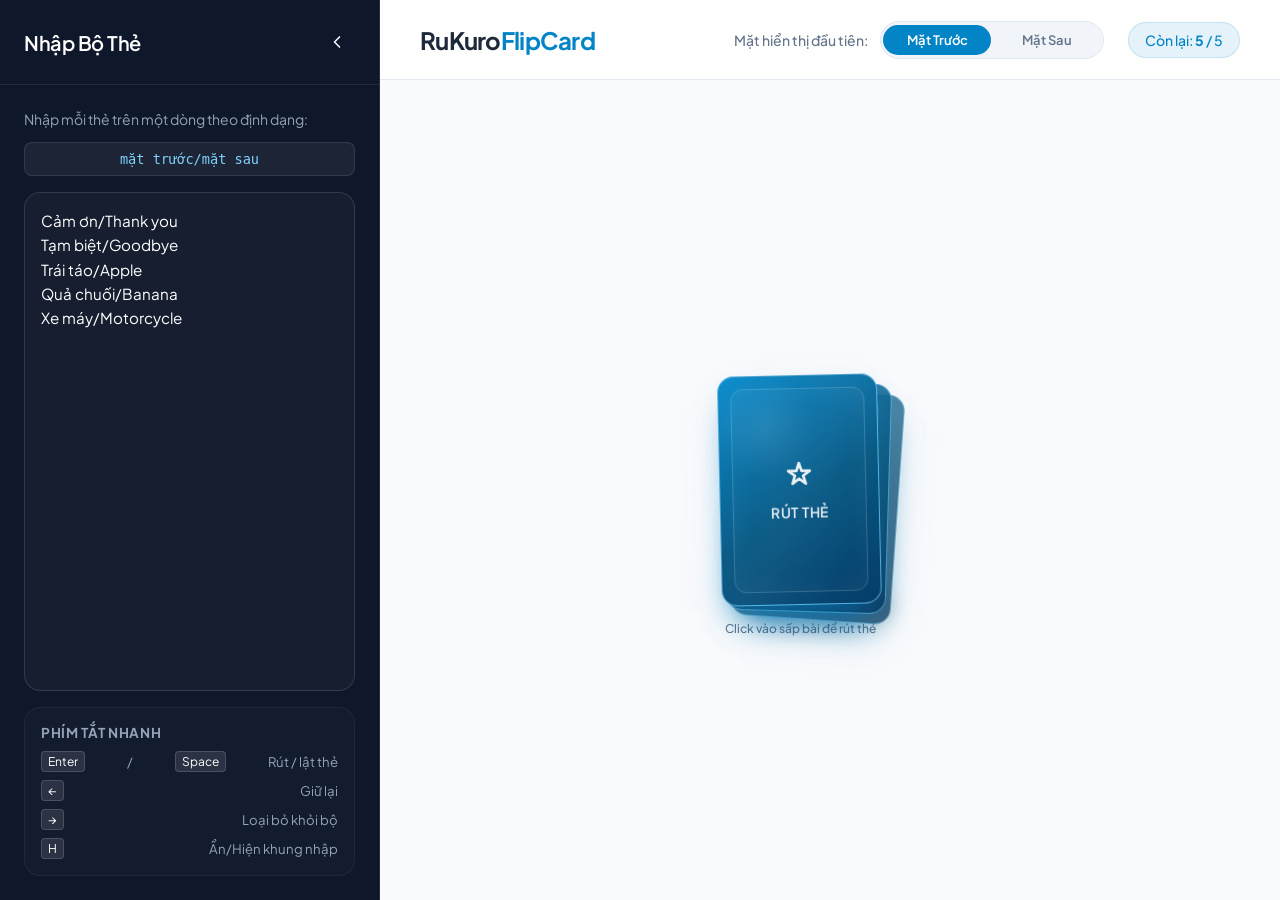
<file: index.html>
<!DOCTYPE html>
<html lang="vi">
<head>
  <meta charset="UTF-8">
  <meta name="viewport" content="width=device-width, initial-scale=1.0">
  <title>RuKuroFlipCard - Bộ Thẻ Ngẫu Nhiên</title>
  <!-- Google Fonts -->
  <link rel="preconnect" href="https://fonts.googleapis.com">
  <link rel="preconnect" href="https://fonts.gstatic.com" crossorigin>
  <link href="https://fonts.googleapis.com/css2?family=Outfit:wght@300;400;500;600;700&family=Plus+Jakarta+Sans:wght@300;400;500;600;700&display=swap" rel="stylesheet">
  <!-- Stylesheet -->
  <link rel="stylesheet" href="styles.css">
</head>
<body>
  <div class="app-container">
    <!-- Sidebar / Input Panel -->
    <aside class="sidebar" id="sidebar">
      <div class="sidebar-header">
        <h2>Nhập Bộ Thẻ</h2>
        <button class="icon-btn toggle-sidebar-btn" id="hide-sidebar-btn" title="Ẩn khung nhập (H)">
          <svg xmlns="http://www.w3.org/2000/svg" width="20" height="20" viewBox="0 0 24 24" fill="none" stroke="currentColor" stroke-width="2" stroke-linecap="round" stroke-linejoin="round">
            <path class="icon-desktop" d="m15 18-6-6 6-6"/>
            <path class="icon-mobile" d="M18 6L6 18M6 6l12 12" style="display: none;"/>
          </svg>
        </button>
      </div>
      
      <div class="sidebar-content">
        <p class="input-desc">Nhập mỗi thẻ trên một dòng theo định dạng:</p>
        <div class="format-badge">mặt trước/mặt sau</div>
        
        <textarea id="card-input" placeholder="Ví dụ:
Cảm ơn/Thank you
Tạm biệt/Goodbye" spellcheck="false"></textarea>

        <div class="instructions-panel">
          <h3>Phím tắt nhanh</h3>
          <ul>
            <li><kbd>Enter</kbd> / <kbd>Space</kbd> Rút / lật thẻ</li>
            <li><kbd>←</kbd> Giữ lại</li>
            <li><kbd>→</kbd> Loại bỏ khỏi bộ</li>
            <li><kbd>H</kbd> Ẩn/Hiện khung nhập</li>
          </ul>
        </div>
      </div>
    </aside>

    <!-- Main Workspace -->
    <main class="main-content">
      <!-- Show sidebar button (visible when sidebar is hidden) -->
      <button class="show-sidebar-btn hidden" id="show-sidebar-btn" title="Hiện khung nhập (H)">
        <svg xmlns="http://www.w3.org/2000/svg" width="20" height="20" viewBox="0 0 24 24" fill="none" stroke="currentColor" stroke-width="2" stroke-linecap="round" stroke-linejoin="round"><rect width="18" height="18" x="3" y="3" rx="2" ry="2"/><line x1="9" x2="9" y1="3" y2="21"/></svg>
        Nhập thẻ
      </button>

      <!-- Top Dashboard Panel -->
      <header class="dashboard">
        <div class="dashboard-logo">
          <h1>RuKuro<span>FlipCard</span></h1>
        </div>

        <div class="dashboard-controls">
          <!-- Toggle Initial Face -->
          <div class="toggle-group">
            <span class="toggle-label">Mặt hiển thị đầu tiên:</span>
            <div class="switch-button">
              <input class="switch-button-checkbox" type="checkbox" id="initial-face-toggle">
              <label class="switch-button-label" for="initial-face-toggle">
                <span class="switch-button-label-span">Mặt Trước</span>
              </label>
            </div>
          </div>

          <!-- Counter Stats -->
          <div class="stats-badge">
            Còn lại: <strong id="remaining-count">0</strong> / <span id="total-count">0</span>
          </div>
        </div>
      </header>

      <!-- Arena / Board Workspace -->
      <div class="arena">
        <!-- Center Notification Toast -->
        <div class="toast-container" id="toast-container"></div>

        <!-- Play Zone -->
        <div class="play-zone">
          <!-- Left Pile (Deck visual) -->
          <div class="deck-pile-container">
            <div class="deck-pile" id="deck-pile" title="Sấp thẻ">
              <div class="deck-card deck-card-3"></div>
              <div class="deck-card deck-card-2"></div>
              <div class="deck-card deck-card-1">
                <div class="deck-card-inner">
                  <div class="deck-card-face">
                    <svg xmlns="http://www.w3.org/2000/svg" width="32" height="32" viewBox="0 0 24 24" fill="none" stroke="currentColor" stroke-width="2" stroke-linecap="round" stroke-linejoin="round"><path d="m12 3-1.912 5.886H3.882l5.056 3.674L7.022 18.45 12 14.778l4.978 3.671-1.916-5.89 5.056-3.674h-6.206L12 3z"/></svg>
                    <span id="deck-card-label">Rút thẻ</span>
                  </div>
                </div>
              </div>
            </div>
            <p class="pile-help">Click vào sấp bài để rút thẻ</p>
          </div>

          <!-- Drop Slot & Active Card Slot -->
          <div class="card-slot-container">
            <div class="card-slot" id="card-slot">
              <!-- Placeholder helper before drawing -->
              <div class="slot-placeholder" id="slot-placeholder">
                <svg xmlns="http://www.w3.org/2000/svg" width="48" height="48" viewBox="0 0 24 24" fill="none" stroke="currentColor" stroke-width="1.5" stroke-linecap="round" stroke-linejoin="round"><rect width="18" height="18" x="3" y="3" rx="2" ry="2"/><path d="M12 8v8"/><path d="M8 12h8"/></svg>
                <p>Thẻ sẽ xuất hiện ở đây</p>
              </div>

              <!-- Flip Card Component (Dynamically rendered/animated) -->
              <div class="flip-card hidden" id="active-card">
                <div class="flip-card-inner" id="active-card-inner">
                  <!-- Front Side -->
                  <div class="flip-card-front" id="card-front">
                    <div class="card-content-wrapper">
                      <span class="card-side-label">MẶT TRƯỚC</span>
                      <div class="card-text" id="card-front-text">Front Face</div>
                    </div>
                    <div class="card-tap-hint">Click để lật</div>
                  </div>
                  <!-- Back Side -->
                  <div class="flip-card-back" id="card-back">
                    <div class="card-content-wrapper">
                      <span class="card-side-label">MẶT SAU</span>
                      <div class="card-text" id="card-back-text">Back Face</div>
                    </div>
                    <div class="card-tap-hint">Click để lật</div>
                  </div>
                </div>
              </div>
            </div>
            
            <!-- Action buttons after draw -->
            <div class="action-buttons hidden" id="action-buttons">
              <button class="action-btn keep-btn" id="keep-btn" title="Phím tắt: Mũi tên trái (←)">
                <svg xmlns="http://www.w3.org/2000/svg" width="18" height="18" viewBox="0 0 24 24" fill="none" stroke="currentColor" stroke-width="2" stroke-linecap="round" stroke-linejoin="round"><path d="M19 21v-2a4 4 0 0 0-4-4H9a4 4 0 0 0-4 4v2"/><circle cx="12" cy="7" r="4"/></svg>
                Giữ lại (←)
              </button>
              <button class="action-btn remove-btn" id="remove-btn" title="Phím tắt: Mũi tên phải (→)">
                <svg xmlns="http://www.w3.org/2000/svg" width="18" height="18" viewBox="0 0 24 24" fill="none" stroke="currentColor" stroke-width="2" stroke-linecap="round" stroke-linejoin="round"><path d="M3 6h18"/><path d="M19 6v14c0 1-1 2-2 2H7c-1 0-2-1-2-2V6"/><path d="M8 6V4c0-1 1-2 2-2h4c1 0 2 1 2 2v2"/><line x1="10" x2="10" y1="11" y2="17"/><line x1="14" x2="14" y1="11" y2="17"/></svg>
                Loại bỏ (→)
              </button>
            </div>
          </div>
        </div>
      </div>
    </main>
  </div>

  <!-- ── Cinematic dark overlay (covers sidebar & UI during draw) ── -->
  <div id="gacha-overlay"></div>

  <!-- ── Luxury flying card – animated by JS during draw sequence ── -->
  <div id="gacha-fly-card">
    <div id="gacha-fly-inner">

      <!-- BACK FACE: deck-back mystery design shown during flight.
           After the user clicks to flip, #fly-mystery-layer hides
           and #fly-second-content appears in its place. -->
      <div id="gacha-fly-back">

        <div id="fly-mystery-layer">
          <div class="fly-corner tl"></div>
          <div class="fly-corner tr"></div>
          <div class="fly-corner bl"></div>
          <div class="fly-corner br"></div>
          <div class="fly-seal-ring"><span class="fly-seal-icon">⚝</span></div>
          <p class="fly-unknown-label">UNKNOWN</p>
          <p class="fly-mystery-stars">★★★★★</p>
        </div>

        <!-- Second-face card content (hidden until user flips) -->
        <div id="fly-second-content" hidden>
          <div class="fly-corner tl"></div>
          <div class="fly-corner tr"></div>
          <div class="fly-corner bl"></div>
          <div class="fly-corner br"></div>
          <span class="fly-face-label" id="fly-second-label">MẶT SAU</span>
          <div class="fly-face-text"  id="fly-second-text">—</div>
          <span class="fly-face-hint">Click để lật</span>
        </div>

      </div>

      <!-- FRONT FACE: first-face content, revealed after gacha flip -->
      <div id="gacha-fly-front">
        <div class="fly-corner tl"></div>
        <div class="fly-corner tr"></div>
        <div class="fly-corner bl"></div>
        <div class="fly-corner br"></div>
        <span class="fly-face-label" id="fly-first-label">MẶT TRƯỚC</span>
        <div class="fly-face-text"  id="fly-first-text">—</div>
        <span class="fly-face-hint">Click để lật</span>
      </div>

    </div>
  </div>

  <!-- Gacha: Motion Trail Canvas (behind everything during flight) -->
  <canvas id="trail-canvas"></canvas>
  <!-- Gacha: Particle Explosion Canvas (always on top during burst) -->
  <canvas id="particle-canvas"></canvas>
  <!-- Gacha: Full-screen white flash overlay -->
  <div id="flash-overlay"></div>

  <!-- Javascript Logic -->
  <script src="app.js"></script>
</body>
</html>
</file>
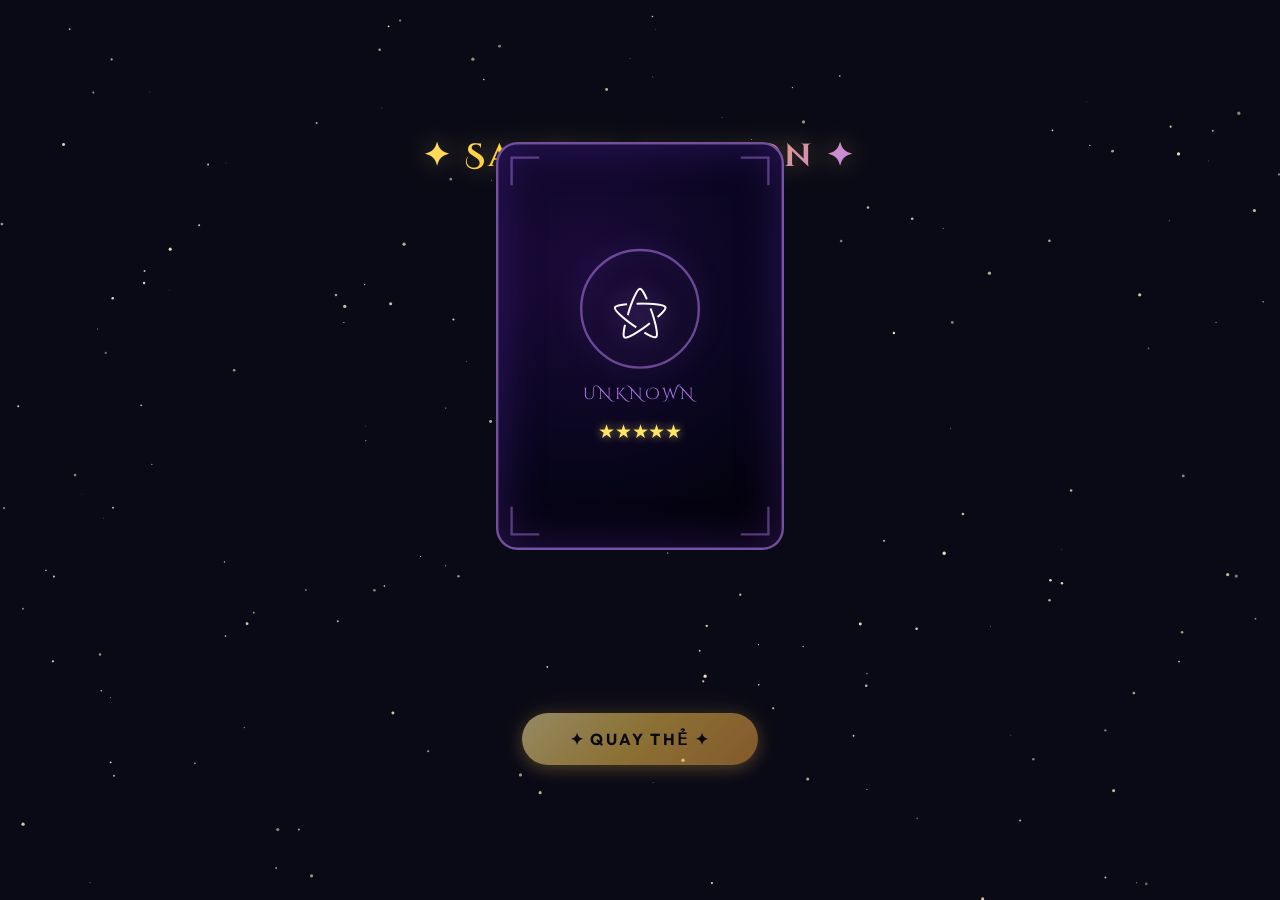
<file: gacha.html>
<!DOCTYPE html>
<html lang="vi">
<head>
  <meta charset="UTF-8">
  <meta name="viewport" content="width=device-width, initial-scale=1.0">
  <title>Gacha Summoning – RuKuroFlipCard</title>
  <link rel="preconnect" href="https://fonts.googleapis.com">
  <link href="https://fonts.googleapis.com/css2?family=Cinzel+Decorative:wght@700&family=Outfit:wght@300;400;600;700&display=swap" rel="stylesheet">
  <style>
    /* ============================================================
       BASE & RESET
    ============================================================ */
    *, *::before, *::after { box-sizing: border-box; margin: 0; padding: 0; }

    :root {
      --bg:          #0a0a16;
      --gold-1:      #ffe066;
      --gold-2:      #ffb300;
      --gold-3:      #ff8800;
      --purple-1:    #c084fc;
      --purple-2:    #7c3aed;
      --star-color:  #ffe566;
      --card-w:      240px;
      --card-h:      340px;
    }

    body {
      background: var(--bg);
      color: #fff;
      font-family: 'Outfit', sans-serif;
      min-height: 100vh;
      overflow: hidden;
      display: flex;
      flex-direction: column;
      align-items: center;
      justify-content: center;
      position: relative;
    }

    /* ============================================================
       AMBIENT BACKGROUND  – starfield layer
    ============================================================ */
    #bg-canvas {
      position: fixed;
      inset: 0;
      z-index: 0;
      pointer-events: none;
    }

    /* ============================================================
       SCREEN SHAKE WRAPPER
    ============================================================ */
    #scene {
      position: relative;
      z-index: 2;
      display: flex;
      flex-direction: column;
      align-items: center;
      gap: 48px;
    }

    #scene.shake {
      animation: screen-shake 0.35s cubic-bezier(.36,.07,.19,.97) both;
    }

    @keyframes screen-shake {
      10%, 90%  { transform: translate(-3px, 1px) rotate(-0.4deg); }
      20%, 80%  { transform: translate( 4px,-2px) rotate( 0.5deg); }
      30%, 50%, 70% { transform: translate(-5px, 2px) rotate(-0.3deg); }
      40%, 60%  { transform: translate( 5px,-1px) rotate( 0.3deg); }
      100%      { transform: translate(0, 0); }
    }

    /* ============================================================
       TITLE
    ============================================================ */
    .title {
      font-family: 'Cinzel Decorative', serif;
      font-size: clamp(1.2rem, 3vw, 2rem);
      letter-spacing: 0.1em;
      background: linear-gradient(135deg, var(--gold-1), var(--gold-2), var(--purple-1));
      -webkit-background-clip: text;
      -webkit-text-fill-color: transparent;
      background-clip: text;
      text-align: center;
      filter: drop-shadow(0 0 12px rgba(255,224,102,0.4));
      user-select: none;
    }

    /* ============================================================
       CARD STAGE  – perspective container
    ============================================================ */
    #card-stage {
      position: relative;
      width: var(--card-w);
      height: var(--card-h);
      perspective: 900px;
    }

    /* ============================================================
       CANVAS LAYERS  – behind and in-front of card
    ============================================================ */
    #trail-canvas, #particle-canvas {
      position: fixed;
      inset: 0;
      pointer-events: none;
      z-index: 1;
    }
    /* Particles always on top */
    #particle-canvas { z-index: 5; }

    /* ============================================================
       THE CARD  (3-D wrapper + front + back)
    ============================================================ */
    #card-wrapper {
      width: 100%;
      height: 100%;
      transform-style: preserve-3d;
      position: relative;
      /* Initial state: hidden, below viewport */
      opacity: 0;
      transform: translateY(200px) scale(0.5) rotateY(0deg);
      will-change: transform, opacity, filter;
      border-radius: 18px;
      /* Glow rings – revealed after landing */
      box-shadow: none;
      transition: box-shadow 0.6s ease;
    }

    #card-wrapper.glow {
      box-shadow:
        0  0  18px  4px rgba(255,224,102,0.7),
        0  0  45px 12px rgba(255,179,  0,0.5),
        0  0  90px 24px rgba(124, 58,237,0.3);
      animation: pulse-glow 1.8s ease-in-out infinite alternate;
    }

    @keyframes pulse-glow {
      from { box-shadow: 0  0  18px  4px rgba(255,224,102,0.7), 0  0  45px 12px rgba(255,179,0,0.5), 0 0 90px 24px rgba(124,58,237,0.3); }
      to   { box-shadow: 0  0  30px  8px rgba(255,224,102,1.0), 0  0  70px 20px rgba(255,179,0,0.8), 0 0 140px 40px rgba(124,58,237,0.5); }
    }

    /* -- BACK face (what you see before flip) -- */
    .card-face {
      position: absolute;
      inset: 0;
      border-radius: 18px;
      backface-visibility: hidden;
      -webkit-backface-visibility: hidden;
      display: flex;
      flex-direction: column;
      align-items: center;
      justify-content: center;
      gap: 12px;
      overflow: hidden;
      border: 2px solid transparent;
    }

    /* CARD BACK – mysterious dark face */
    #card-back {
      background:
        radial-gradient(circle at 30% 30%, #1a0a3a 0%, #07051a 60%, #000 100%);
      border-color: rgba(192,132,252,0.6);
      box-shadow: inset 0 0 40px rgba(124,58,237,0.3);
    }

    .back-seal {
      width: 100px;
      height: 100px;
      border: 2px solid rgba(192,132,252,0.5);
      border-radius: 50%;
      display: flex;
      align-items: center;
      justify-content: center;
      font-size: 3rem;
      animation: rotate-seal 6s linear infinite;
      filter: drop-shadow(0 0 10px rgba(192,132,252,0.7));
    }

    @keyframes rotate-seal {
      to { transform: rotate(360deg); }
    }

    .back-title {
      font-family: 'Cinzel Decorative', serif;
      font-size: 0.85rem;
      letter-spacing: 0.15em;
      color: rgba(192,132,252,0.9);
      text-transform: uppercase;
    }

    .back-stars {
      display: flex;
      gap: 4px;
      font-size: 1rem;
      color: var(--star-color);
      filter: drop-shadow(0 0 4px rgba(255,229,102,0.6));
    }

    /* Decorative corner ornaments */
    .corner {
      position: absolute;
      width: 24px;
      height: 24px;
      border-color: rgba(192,132,252,0.4);
      border-style: solid;
    }
    .corner.tl { top: 10px; left: 10px;  border-width: 2px 0 0 2px; }
    .corner.tr { top: 10px; right: 10px; border-width: 2px 2px 0 0; }
    .corner.bl { bottom: 10px; left: 10px;  border-width: 0 0 2px 2px; }
    .corner.br { bottom: 10px; right: 10px; border-width: 0 2px 2px 0; }

    /* CARD FRONT – SSR gold result */
    #card-front {
      transform: rotateY(180deg);
      background: linear-gradient(
        145deg,
        #1a1000 0%,
        #2d1a00 20%,
        #4a2800 40%,
        #1a1000 60%,
        #3d2000 80%,
        #0d0800 100%
      );
      border-color: var(--gold-2);
      box-shadow:
        inset 0 0 30px rgba(255,179,0,0.2),
        inset 0 0 60px rgba(255,224,102,0.1);
    }

    /* Shimmering gold overlay inside front face */
    #card-front::before {
      content: '';
      position: absolute;
      inset: 0;
      border-radius: 16px;
      background: linear-gradient(
        110deg,
        transparent 20%,
        rgba(255,224,102,0.15) 45%,
        rgba(255,255,255,0.25) 50%,
        rgba(255,224,102,0.15) 55%,
        transparent 80%
      );
      background-size: 200% 100%;
      animation: shimmer 2.5s linear infinite;
      pointer-events: none;
    }

    @keyframes shimmer {
      0%   { background-position: -100% 0; }
      100% { background-position: 200% 0; }
    }

    .card-rarity {
      font-size: 0.65rem;
      letter-spacing: 0.25em;
      color: var(--gold-1);
      text-transform: uppercase;
      opacity: 0.85;
    }

    .card-art {
      font-size: 5rem;
      filter: drop-shadow(0 0 20px rgba(255,200,0,0.8));
      animation: float-art 3s ease-in-out infinite;
    }

    @keyframes float-art {
      0%, 100% { transform: translateY(0); }
      50%      { transform: translateY(-8px); }
    }

    .card-name {
      font-family: 'Cinzel Decorative', serif;
      font-size: 1rem;
      text-align: center;
      line-height: 1.4;
      background: linear-gradient(180deg, var(--gold-1), var(--gold-3));
      -webkit-background-clip: text;
      -webkit-text-fill-color: transparent;
      background-clip: text;
      filter: drop-shadow(0 2px 4px rgba(0,0,0,0.6));
    }

    .card-stars {
      display: flex;
      gap: 3px;
      font-size: 1.1rem;
      color: var(--star-color);
      filter: drop-shadow(0 0 6px rgba(255,229,102,0.9));
    }

    .card-type {
      font-size: 0.7rem;
      letter-spacing: 0.12em;
      color: rgba(255,179,0,0.7);
      text-transform: uppercase;
    }

    .card-divider {
      width: 70%;
      height: 1px;
      background: linear-gradient(90deg, transparent, var(--gold-2), transparent);
    }

    /* ============================================================
       FLASH OVERLAY  – full-screen white flash on impact
    ============================================================ */
    #flash-overlay {
      position: fixed;
      inset: 0;
      background: #fff;
      z-index: 100;
      opacity: 0;
      pointer-events: none;
    }

    #flash-overlay.flash {
      animation: do-flash 0.4s ease-out forwards;
    }

    @keyframes do-flash {
      0%   { opacity: 0.95; }
      30%  { opacity: 0.8; }
      100% { opacity: 0; }
    }

    /* ============================================================
       RESULT LABEL  – fades in after flip completes
    ============================================================ */
    #result-label {
      font-family: 'Cinzel Decorative', serif;
      font-size: clamp(1rem, 2.5vw, 1.6rem);
      letter-spacing: 0.12em;
      background: linear-gradient(135deg, var(--gold-1), var(--gold-2));
      -webkit-background-clip: text;
      -webkit-text-fill-color: transparent;
      background-clip: text;
      opacity: 0;
      transform: translateY(14px);
      transition: opacity 0.5s ease, transform 0.5s ease;
      min-height: 2em;
      text-align: center;
      filter: drop-shadow(0 0 8px rgba(255,200,0,0.5));
    }

    #result-label.visible {
      opacity: 1;
      transform: translateY(0);
    }

    /* ============================================================
       BUTTON
    ============================================================ */
    #spin-btn {
      position: relative;
      font-family: 'Outfit', sans-serif;
      font-weight: 700;
      font-size: 1rem;
      letter-spacing: 0.15em;
      text-transform: uppercase;
      color: #0a0a16;
      border: none;
      cursor: pointer;
      padding: 16px 48px;
      border-radius: 100px;
      background: linear-gradient(135deg, var(--gold-1), var(--gold-2), var(--gold-3));
      box-shadow:
        0  4px 15px rgba(255,179,0,0.4),
        0  0   30px rgba(255,179,0,0.2);
      transition: transform 0.15s ease, box-shadow 0.15s ease;
      overflow: hidden;
    }

    #spin-btn::before {
      content: '';
      position: absolute;
      top: -50%;
      left: -60%;
      width: 50%;
      height: 200%;
      background: rgba(255,255,255,0.35);
      transform: skewX(-20deg);
      transition: left 0.45s ease;
    }

    #spin-btn:hover::before { left: 120%; }

    #spin-btn:hover:not(:disabled) {
      transform: translateY(-3px) scale(1.04);
      box-shadow: 0 8px 25px rgba(255,179,0,0.6), 0 0 50px rgba(255,179,0,0.3);
    }

    #spin-btn:active:not(:disabled) {
      transform: translateY(0) scale(0.97);
    }

    #spin-btn:disabled {
      cursor: not-allowed;
      opacity: 0.6;
      filter: grayscale(0.4);
    }

    /* ============================================================
       FLOATING AMBIENT PARTICLES (CSS only, bg layer)
    ============================================================ */
    .ambient-dot {
      position: fixed;
      border-radius: 50%;
      pointer-events: none;
      z-index: 0;
      animation: ambient-float linear infinite;
    }

    @keyframes ambient-float {
      0%   { transform: translateY(100vh) scale(0); opacity: 0; }
      10%  { opacity: 1; }
      90%  { opacity: 0.6; }
      100% { transform: translateY(-20vh) scale(1); opacity: 0; }
    }
  </style>
</head>
<body>

  <!-- Starfield canvas (behind everything) -->
  <canvas id="bg-canvas"></canvas>

  <!-- Canvas for motion trail (z:1, behind scene) -->
  <canvas id="trail-canvas"></canvas>

  <!-- Canvas for particle explosion (z:5, on top) -->
  <canvas id="particle-canvas"></canvas>

  <!-- Screen-flash overlay -->
  <div id="flash-overlay"></div>

  <!-- Main scene (shakeable wrapper) -->
  <div id="scene">
    <h1 class="title">✦ Sacred Summon ✦</h1>

    <!-- Perspective stage -->
    <div id="card-stage">
      <div id="card-wrapper">

        <!-- BACK FACE -->
        <div class="card-face" id="card-back">
          <div class="corner tl"></div>
          <div class="corner tr"></div>
          <div class="corner bl"></div>
          <div class="corner br"></div>
          <div class="back-seal">⚝</div>
          <div class="back-title">Unknown</div>
          <div class="back-stars">★★★★★</div>
        </div>

        <!-- FRONT FACE (hidden until flip) -->
        <div class="card-face" id="card-front">
          <div class="corner tl"></div>
          <div class="corner tr"></div>
          <div class="corner bl"></div>
          <div class="corner br"></div>
          <div class="card-rarity">⬡ Siêu Hiếm · SSR</div>
          <div class="card-art">🌟</div>
          <div class="card-divider"></div>
          <div class="card-name">Thiên Long<br>Vô Lượng</div>
          <div class="card-stars">★★★★★</div>
          <div class="card-type">Artifact · Huyền Thoại</div>
        </div>

      </div>
    </div>

    <div id="result-label"></div>
    <button id="spin-btn">✦ Quay Thẻ ✦</button>
  </div>

  <script>
  /* ============================================================
     CANVAS SETUP
  ============================================================ */
  const bgCanvas     = document.getElementById('bg-canvas');
  const trailCanvas  = document.getElementById('trail-canvas');
  const particleCanvas = document.getElementById('particle-canvas');
  const bgCtx     = bgCanvas.getContext('2d');
  const trailCtx  = trailCanvas.getContext('2d');
  const pCtx      = particleCanvas.getContext('2d');

  function resizeCanvases() {
    [bgCanvas, trailCanvas, particleCanvas].forEach(c => {
      c.width  = window.innerWidth;
      c.height = window.innerHeight;
    });
  }
  resizeCanvases();
  window.addEventListener('resize', resizeCanvases);

  /* ============================================================
     STARFIELD  (runs always, bg-canvas)
  ============================================================ */
  const STAR_COUNT = 180;
  const stars = Array.from({ length: STAR_COUNT }, () => ({
    x: Math.random() * window.innerWidth,
    y: Math.random() * window.innerHeight,
    r: Math.random() * 1.4 + 0.3,
    alpha: Math.random(),
    speed: Math.random() * 0.004 + 0.002,
  }));

  function drawStarfield() {
    bgCtx.clearRect(0, 0, bgCanvas.width, bgCanvas.height);
    stars.forEach(s => {
      s.alpha += s.speed;
      const a = 0.3 + 0.7 * Math.abs(Math.sin(s.alpha));
      bgCtx.beginPath();
      bgCtx.arc(s.x, s.y, s.r, 0, Math.PI * 2);
      bgCtx.fillStyle = `rgba(255,240,200,${a})`;
      bgCtx.fill();
    });
    requestAnimationFrame(drawStarfield);
  }
  drawStarfield();

  /* ============================================================
     MOTION TRAIL SYSTEM (trail-canvas)
  ============================================================ */
  let trailActive = false;
  let trailIntensity = 0;  // 0-1
  const cardWrapper = document.getElementById('card-wrapper');

  // We sample card position via getBoundingClientRect each frame
  const trailHistory = [];
  const TRAIL_MAX = 22;

  function sampleCardCenter() {
    const r = cardWrapper.getBoundingClientRect();
    return { x: r.left + r.width / 2, y: r.top + r.height / 2, w: r.width, h: r.height };
  }

  function drawTrails() {
    // Fade existing content
    trailCtx.clearRect(0, 0, trailCanvas.width, trailCanvas.height);

    if (trailActive && trailIntensity > 0) {
      const pos = sampleCardCenter();
      trailHistory.push({ ...pos, time: performance.now() });
      if (trailHistory.length > TRAIL_MAX) trailHistory.shift();

      trailHistory.forEach((p, i) => {
        const progress = i / TRAIL_MAX;
        const alpha = progress * trailIntensity * 0.45;
        const size  = p.w * 0.5 * progress;

        // Gold trail
        const grd = trailCtx.createRadialGradient(p.x, p.y, 0, p.x, p.y, size + 20);
        grd.addColorStop(0,   `rgba(255,220, 50,${alpha})`);
        grd.addColorStop(0.5, `rgba(200,100,255,${alpha * 0.6})`);
        grd.addColorStop(1,   `rgba(80, 20,160,0)`);
        trailCtx.beginPath();
        trailCtx.arc(p.x, p.y, size + 20, 0, Math.PI * 2);
        trailCtx.fillStyle = grd;
        trailCtx.fill();
      });
    } else {
      trailHistory.length = 0;
    }

    requestAnimationFrame(drawTrails);
  }
  drawTrails();

  /* ============================================================
     PARTICLE EXPLOSION SYSTEM (particle-canvas)
  ============================================================ */
  let particles = [];

  function spawnExplosion(cx, cy) {
    const BURST = 120;
    for (let i = 0; i < BURST; i++) {
      const angle  = Math.random() * Math.PI * 2;
      const speed  = 3 + Math.random() * 11;
      const isGold = Math.random() < 0.55;
      particles.push({
        x: cx, y: cy,
        vx: Math.cos(angle) * speed,
        vy: Math.sin(angle) * speed,
        life: 1,
        decay: 0.012 + Math.random() * 0.022,
        r:  2 + Math.random() * 5,
        color: isGold
          ? `rgba(255,${180 + Math.random() * 75 | 0},0,`
          : `rgba(${160 + Math.random() * 95 | 0},80,255,`,
        trail: Math.random() < 0.3,
        gravity: 0.08 + Math.random() * 0.12,
      });
    }
  }

  // Spawn smaller ambient sparkles continuously after reveal
  let sparkleActive = false;

  function spawnSparkle(cx, cy) {
    if (!sparkleActive) return;
    for (let i = 0; i < 2; i++) {
      const angle = Math.random() * Math.PI * 2;
      const dist  = 80 + Math.random() * 120;
      particles.push({
        x: cx + Math.cos(angle) * dist * 0.3,
        y: cy + Math.sin(angle) * dist * 0.3,
        vx: (Math.random() - 0.5) * 1.5,
        vy: -1 - Math.random() * 2,
        life: 1,
        decay: 0.025,
        r:  1.5 + Math.random() * 2.5,
        color: `rgba(255,${200 + Math.random() * 55 | 0},${Math.random() < 0.5 ? '50' : '200'},`,
        trail: false,
        gravity: 0,
      });
    }
  }

  function updateParticles() {
    pCtx.clearRect(0, 0, particleCanvas.width, particleCanvas.height);

    // Spawn ambient sparkles near card
    if (sparkleActive) {
      const pos = sampleCardCenter();
      spawnSparkle(pos.x, pos.y);
    }

    particles = particles.filter(p => p.life > 0);
    particles.forEach(p => {
      p.x += p.vx;
      p.y += p.vy;
      p.vy += p.gravity;
      p.vx *= 0.97;
      p.life -= p.decay;

      const a = Math.max(0, p.life);
      pCtx.beginPath();
      pCtx.arc(p.x, p.y, p.r * a + 0.5, 0, Math.PI * 2);
      pCtx.fillStyle = p.color + a + ')';
      pCtx.fill();

      // Sparkle cross for larger particles
      if (p.r > 4 && p.life > 0.5) {
        pCtx.strokeStyle = p.color + (a * 0.4) + ')';
        pCtx.lineWidth = 1;
        pCtx.beginPath();
        pCtx.moveTo(p.x - p.r * 2, p.y);
        pCtx.lineTo(p.x + p.r * 2, p.y);
        pCtx.moveTo(p.x, p.y - p.r * 2);
        pCtx.lineTo(p.x, p.y + p.r * 2);
        pCtx.stroke();
      }
    });

    requestAnimationFrame(updateParticles);
  }
  updateParticles();

  /* ============================================================
     DOM REFERENCES
  ============================================================ */
  const scene       = document.getElementById('scene');
  const flashOverlay = document.getElementById('flash-overlay');
  const resultLabel  = document.getElementById('result-label');
  const spinBtn      = document.getElementById('spin-btn');

  /* ============================================================
     UTILITY  – promise-based delay
  ============================================================ */
  const wait = ms => new Promise(r => setTimeout(r, ms));

  /* ============================================================
     RESET STATE  – bring card back to initial hidden state
  ============================================================ */
  function resetCard() {
    cardWrapper.style.transition = 'none';
    cardWrapper.style.transform  = 'translateY(200px) scale(0.5) rotateY(0deg)';
    cardWrapper.style.opacity    = '0';
    cardWrapper.style.filter     = 'blur(0px)';
    cardWrapper.classList.remove('glow');
    resultLabel.classList.remove('visible');
    resultLabel.textContent = '';
    sparkleActive  = false;
    trailActive    = false;
    trailIntensity = 0;
    particles      = [];
    flashOverlay.classList.remove('flash');
    scene.classList.remove('shake');
  }

  /* ============================================================
     MAIN ANIMATION SEQUENCE
  ============================================================ */
  async function runGachaSequence() {
    spinBtn.disabled = true;
    resetCard();
    await wait(80); // Let browser apply reset styles

    /* ----------------------------------------------------------
       PHASE 1 — Rise Up  (0.0s → 0.8s)
       Card flies from below into center with elastic easing.
    ---------------------------------------------------------- */
    cardWrapper.style.transition =
      'transform 0.8s cubic-bezier(0.25, 1, 0.5, 1), ' +
      'opacity 0.5s cubic-bezier(0.25, 1, 0.5, 1)';
    cardWrapper.style.opacity   = '1';
    cardWrapper.style.transform = 'translateY(-50px) scale(1.2) rotateY(0deg)';

    await wait(820);

    /* ----------------------------------------------------------
       PHASE 2 — Spin + Trail  (0.8s → 2.2s) — 1400ms
       3 full rotations around Y+Z axes with blur & trail.
    ---------------------------------------------------------- */
    // Activate trail canvas
    trailActive    = true;
    trailIntensity = 0;
    // Ramp trail intensity up over 400ms then hold
    const trailRampStart = performance.now();
    const rampTrail = () => {
      const elapsed = performance.now() - trailRampStart;
      trailIntensity = Math.min(1, elapsed / 400);
      if (trailIntensity < 1) requestAnimationFrame(rampTrail);
    };
    requestAnimationFrame(rampTrail);

    // Apply spin transform
    cardWrapper.style.transition =
      'transform 1.4s cubic-bezier(0.4, 0, 0.6, 1), ' +
      'filter 1.0s ease-in';
    // 3 full Y-rotations = 1080deg, slight Z wobble and scale compression
    cardWrapper.style.transform = 'translateY(-50px) scale(0.85) rotateY(1080deg) rotateZ(15deg)';
    cardWrapper.style.filter    = 'blur(4px) brightness(1.4)';

    await wait(1400);

    /* ----------------------------------------------------------
       PHASE 3 — IMPACT!  (2.2s → 2.5s) — 300ms
       Blast forward, screen-shake, flash, particle explosion.
    ---------------------------------------------------------- */
    // Stop trail
    trailActive    = false;
    trailIntensity = 0;

    // Blaze forward at max scale
    cardWrapper.style.transition =
      'transform 0.22s cubic-bezier(0.0, 0, 0.2, 1), ' +
      'filter 0.12s ease-out';
    cardWrapper.style.transform = 'translateY(-50px) scale(1.65) rotateY(1080deg) rotateZ(0deg)';
    cardWrapper.style.filter    = 'blur(0px) brightness(2.5)';

    // Trigger flash and shake simultaneously
    void flashOverlay.offsetWidth;
    flashOverlay.classList.add('flash');

    await wait(80);
    void scene.offsetWidth;
    scene.classList.add('shake');

    // Particle explosion from card center
    const pos = sampleCardCenter();
    spawnExplosion(pos.x, pos.y);

    // Remove shake class after animation ends
    setTimeout(() => scene.classList.remove('shake'), 380);

    await wait(280);

    /* ----------------------------------------------------------
       PHASE 4 — Land + Flip Reveal  (2.5s → 3.0s) — 500ms
       Scale back to normal, flip 180° more to show front face.
    ---------------------------------------------------------- */
    cardWrapper.style.transition =
      'transform 0.55s cubic-bezier(0.34, 1.56, 0.64, 1), ' +
      'filter 0.3s ease';
    // Land at center, flip to front: rotateY ends at 1260 = 1080 + 180
    cardWrapper.style.transform = 'translateY(0px) scale(1.0) rotateY(1260deg) rotateZ(0deg)';
    cardWrapper.style.filter    = 'blur(0px) brightness(1.0)';

    await wait(400);

    // Add gold glow ring
    cardWrapper.classList.add('glow');

    // Start ambient sparkles
    sparkleActive = true;

    // Show result label
    resultLabel.textContent = '✦ SSR Obtained — Thiên Long Vô Lượng ✦';
    resultLabel.classList.add('visible');

    await wait(200);
    spinBtn.disabled = false;
  }

  /* ============================================================
     BUTTON EVENT
  ============================================================ */
  spinBtn.addEventListener('click', runGachaSequence);

  /* ============================================================
     AUTO-LAUNCH on load after brief delay
  ============================================================ */
  window.addEventListener('DOMContentLoaded', () => {
    setTimeout(runGachaSequence, 600);
  });
  </script>
</body>
</html>
</file>
<file: styles.css>
/* Clean, Modern Reset & Base Styles */
* {
  box-sizing: border-box;
  margin: 0;
  padding: 0;
  font-family: 'Plus Jakarta Sans', 'Outfit', -apple-system, BlinkMacSystemFont, "Segoe UI", Roboto, sans-serif;
}

:root {
  --bg-primary: #f8fafc;
  --bg-sidebar: #0f172a;
  --sidebar-text: #f1f5f9;
  --sidebar-text-muted: #94a3b8;
  --card-bg-front: #ffffff;
  --card-bg-back: linear-gradient(145deg, #0f8fcf 0%, #075985 54%, #063c68 100%);
  --card-back-border: rgba(125, 211, 252, 0.66);
  --card-back-highlight: rgba(224, 242, 254, 0.2);
  --card-back-shadow: 0 18px 34px -16px rgba(2, 132, 199, 0.72);
  --text-dark: #1e293b;
  --text-muted: #64748b;
  --accent: #0284c7;
  --accent-light: rgba(2, 132, 199, 0.1);
  --accent-hover: #0369a1;
  --border-color: #e2e8f0;
  --border-focus: #38bdf8;
  --shadow-sm: 0 1px 2px 0 rgba(0, 0, 0, 0.05);
  --shadow-md: 0 4px 6px -1px rgba(0, 0, 0, 0.1), 0 2px 4px -2px rgba(0, 0, 0, 0.1);
  --shadow-lg: 0 20px 25px -5px rgba(0, 0, 0, 0.1), 0 8px 10px -6px rgba(0, 0, 0, 0.1);
  --shadow-card: 0 25px 50px -12px rgba(0, 0, 0, 0.08), 0 0 0 1px rgba(0, 0, 0, 0.02);
  --radius-sm: 8px;
  --radius-md: 16px;
  --radius-lg: 24px;
  --transition-fast: 0.2s ease;
  --transition-normal: 0.3s cubic-bezier(0.4, 0, 0.2, 1);
  --transition-slow: 0.6s cubic-bezier(0.34, 1.56, 0.64, 1); /* Bouncy flip */
}

body {
  background-color: var(--bg-primary);
  color: var(--text-dark);
  height: 100vh;
  overflow: hidden;
  display: flex;
}

/* App Container Layout */
.app-container {
  display: flex;
  width: 100%;
  height: 100%;
  position: relative;
}

/* Sidebar / Input Panel */
.sidebar {
  width: 380px;
  background-color: var(--bg-sidebar);
  color: var(--sidebar-text);
  display: flex;
  flex-direction: column;
  border-right: 1px solid rgba(255, 255, 255, 0.1);
  transition: transform var(--transition-normal), width var(--transition-normal);
  z-index: 10;
  flex-shrink: 0;
}

.sidebar.collapsed {
  transform: translateX(-100%);
  width: 0;
  overflow: hidden;
}

.sidebar-header {
  padding: 24px;
  display: flex;
  align-items: center;
  justify-content: space-between;
  border-bottom: 1px solid rgba(255, 255, 255, 0.08);
}

.sidebar-header h2 {
  font-size: 1.25rem;
  font-weight: 600;
  letter-spacing: -0.025em;
  color: #fff;
}

.sidebar-content {
  padding: 24px;
  display: flex;
  flex-direction: column;
  flex-grow: 1;
  gap: 16px;
  overflow-y: auto;
}

.input-desc {
  font-size: 0.875rem;
  color: var(--sidebar-text-muted);
  line-height: 1.5;
}

.format-badge {
  background-color: rgba(255, 255, 255, 0.06);
  border: 1px solid rgba(255, 255, 255, 0.1);
  color: #7dd3fc;
  padding: 8px 12px;
  border-radius: var(--radius-sm);
  font-family: monospace;
  font-size: 0.85rem;
  text-align: center;
  margin-top: -4px;
}

textarea {
  width: 100%;
  flex-grow: 1;
  background-color: rgba(255, 255, 255, 0.03);
  border: 1px solid rgba(255, 255, 255, 0.12);
  border-radius: var(--radius-md);
  padding: 16px;
  color: #fff;
  font-size: 0.95rem;
  line-height: 1.6;
  resize: none;
  outline: none;
  transition: border-color var(--transition-fast), box-shadow var(--transition-fast);
}

textarea:focus {
  border-color: var(--border-focus);
  box-shadow: 0 0 0 3px rgba(2, 132, 199, 0.2);
  background-color: rgba(255, 255, 255, 0.05);
}

.validation-info {
  font-size: 0.8rem;
  padding: 10px 14px;
  border-radius: var(--radius-sm);
  transition: all var(--transition-fast);
}

.validation-info.success {
  background-color: rgba(16, 185, 129, 0.1);
  color: #34d399;
  border: 1px solid rgba(16, 185, 129, 0.2);
}

.validation-info.warning {
  background-color: rgba(245, 158, 11, 0.1);
  color: #fbbf24;
  border: 1px solid rgba(245, 158, 11, 0.2);
}

.validation-info.error {
  background-color: rgba(239, 68, 68, 0.1);
  color: #f87171;
  border: 1px solid rgba(239, 68, 68, 0.2);
}

.instructions-panel {
  background-color: rgba(255, 255, 255, 0.02);
  border: 1px solid rgba(255, 255, 255, 0.05);
  border-radius: var(--radius-md);
  padding: 16px;
  margin-top: auto;
}

.instructions-panel h3 {
  font-size: 0.85rem;
  text-transform: uppercase;
  letter-spacing: 0.05em;
  color: var(--sidebar-text-muted);
  margin-bottom: 10px;
}

.instructions-panel ul {
  list-style: none;
  display: flex;
  flex-direction: column;
  gap: 8px;
}

.instructions-panel li {
  font-size: 0.825rem;
  color: var(--sidebar-text-muted);
  display: flex;
  align-items: center;
  justify-content: space-between;
}

kbd {
  background-color: rgba(255, 255, 255, 0.1);
  border: 1px solid rgba(255, 255, 255, 0.15);
  border-radius: 4px;
  padding: 2px 6px;
  font-size: 0.75rem;
  font-family: inherit;
  color: #fff;
}

/* Main Workspace */
.main-content {
  flex-grow: 1;
  display: flex;
  flex-direction: column;
  height: 100%;
  position: relative;
  overflow: hidden;
  transition: padding var(--transition-normal);
}

/* Sidebar Toggle Controls */
.icon-btn {
  background: none;
  border: none;
  color: inherit;
  cursor: pointer;
  display: flex;
  align-items: center;
  justify-content: center;
  padding: 8px;
  border-radius: 50%;
  transition: background-color var(--transition-fast), color var(--transition-fast);
}

.sidebar-header .icon-btn:hover {
  background-color: rgba(255, 255, 255, 0.1);
}

.show-sidebar-btn {
  position: fixed;
  top: 24px;
  left: 24px;
  z-index: 5;
  background-color: var(--text-dark);
  color: #fff;
  border: none;
  border-radius: var(--radius-sm);
  padding: 10px 16px;
  font-size: 0.875rem;
  font-weight: 500;
  cursor: pointer;
  display: flex;
  align-items: center;
  gap: 8px;
  box-shadow: var(--shadow-md);
  transition: opacity var(--transition-fast), transform var(--transition-fast), background-color var(--transition-fast);
  white-space: nowrap;
}

.show-sidebar-btn:hover {
  background-color: #334155;
  transform: translateY(-1px);
}

.show-sidebar-btn.hidden {
  opacity: 0;
  pointer-events: none;
  transform: translateX(-20px);
}

/* Top Dashboard Header */
.dashboard {
  height: 80px;
  border-bottom: 1px solid var(--border-color);
  padding: 0 40px;
  display: flex;
  align-items: center;
  justify-content: space-between;
  gap: 32px;
  background-color: #ffffff;
  flex-shrink: 0;
}

.sidebar-collapsed-padding {
  padding-left: 0;
}

.sidebar-collapsed-padding .dashboard {
  padding-left: 220px;
}

.dashboard-logo h1 {
  font-size: 1.5rem;
  font-weight: 700;
  letter-spacing: -0.03em;
  color: var(--text-dark);
  white-space: nowrap;
}

.dashboard-logo h1 span {
  color: var(--accent);
}

.dashboard-controls {
  display: flex;
  align-items: center;
  gap: 24px;
  justify-content: flex-end;
  min-width: 0;
}

/* Toggle Switch Button */
.toggle-group {
  display: flex;
  align-items: center;
  gap: 12px;
  min-width: 0;
}

.toggle-label {
  font-size: 0.875rem;
  font-weight: 500;
  color: var(--text-muted);
  white-space: nowrap;
}

.switch-button {
  background: #f1f5f9;
  border-radius: 30px;
  overflow: hidden;
  width: 224px;
  flex: 0 0 224px;
  text-align: center;
  font-size: 0.8125rem;
  letter-spacing: 0;
  color: var(--accent);
  position: relative;
  padding-right: 0;
  border: 1px solid var(--border-color);
}

.switch-button-checkbox {
  cursor: pointer;
  position: absolute;
  top: 0;
  left: 0;
  bottom: 0;
  right: 0;
  width: 100%;
  height: 100%;
  opacity: 0;
  z-index: 2;
}

.switch-button-checkbox:checked + .switch-button-label:before {
  transform: translate(110px, -50%);
  background: var(--accent);
}

.switch-button-checkbox:checked + .switch-button-label .switch-button-label-span {
  color: var(--text-muted);
}

.switch-button-checkbox:checked + .switch-button-label:after {
  color: #fff;
}

.switch-button-label {
  height: 36px;
  line-height: 36px;
  display: block;
  background: transparent;
  color: var(--text-muted);
  cursor: pointer;
  position: relative;
}

.switch-button-label:before {
  content: "";
  position: absolute;
  top: 50%;
  left: 2px;
  transform: translateY(-50%);
  width: 108px;
  height: 30px;
  border-radius: 30px;
  background: var(--accent);
  transition: transform 0.25s cubic-bezier(0.4, 0, 0.2, 1);
  z-index: 0;
}

.switch-button-label-span {
  position: absolute;
  top: 0;
  left: 2px;
  z-index: 1;
  color: #fff;
  font-weight: 600;
  display: block;
  width: 108px;
  line-height: 36px;
  text-align: center;
  transition: color 0.25s;
}

.switch-button-label:after {
  content: "Mặt Sau";
  position: absolute;
  right: 2px;
  width: 108px;
  text-align: center;
  top: 0;
  z-index: 1;
  font-weight: 600;
  color: var(--text-muted);
  transition: color 0.25s;
}

/* Stats Badge */
.stats-badge {
  background-color: var(--accent-light);
  color: var(--accent);
  padding: 8px 16px;
  border-radius: 30px;
  font-size: 0.875rem;
  font-weight: 500;
  border: 1px solid rgba(2, 132, 199, 0.15);
  white-space: nowrap;
  flex: 0 0 auto;
}

.stats-badge strong {
  font-weight: 700;
}

/* Arena / Main Playground */
.arena {
  flex-grow: 1;
  display: flex;
  align-items: center;
  justify-content: center;
  padding: 40px;
  position: relative;
}

/* Play Zone Split Layout */
.play-zone {
  display: flex;
  align-items: center;
  justify-content: center;
  gap: 60px;
  max-width: 900px;
  width: 100%;
}

/* Deck Pile Styling */
.deck-pile-container {
  display: flex;
  flex-direction: column;
  align-items: center;
  gap: 16px;
  user-select: none;
  margin-top: 30px;
}

.deck-pile {
  position: relative;
  width: 160px;
  height: 230px;
  cursor: pointer;
  transition: transform var(--transition-fast);
  isolation: isolate;
}

.deck-pile.extracting {
  z-index: 9500;
}

.deck-pile::before {
  content: '';
  position: absolute;
  top: 52px;
  left: -18px;
  width: 126%;
  height: 16px;
  border-radius: 999px;
  background: linear-gradient(90deg, rgba(56, 189, 248, 0), rgba(125, 211, 252, 0.85), rgba(167, 139, 250, 0));
  filter: blur(4px);
  opacity: 0;
  transform: translate3d(8px, 2px, 0) rotate(-4deg) scaleX(0.3);
  transform-origin: 20% 50%;
  transition: opacity 0.22s ease, transform 0.45s cubic-bezier(0.16, 1, 0.3, 1);
  z-index: 4;
  pointer-events: none;
}

.deck-pile::after {
  content: '';
  position: absolute;
  left: 18px;
  right: -22px;
  bottom: -22px;
  height: 42px;
  border-radius: 50%;
  background: rgba(15, 23, 42, 0.22);
  filter: blur(10px);
  transform: translate3d(0, 0, 0) scaleX(0.9);
  transition: transform var(--transition-normal), opacity var(--transition-fast);
  z-index: 0;
  pointer-events: none;
}

.deck-pile:active {
  cursor: pointer;
}

.deck-card {
  position: absolute;
  top: 0;
  left: 0;
  width: 100%;
  height: 100%;
  border-radius: var(--radius-md);
  background: var(--card-bg-back);
  border: 1px solid var(--card-back-border);
  box-shadow: var(--card-back-shadow);
  color: white;
  overflow: hidden;
  transform-origin: 50% 62%;
  transition:
    transform 0.45s cubic-bezier(0.16, 1, 0.3, 1),
    opacity var(--transition-normal),
    filter var(--transition-normal),
    box-shadow var(--transition-normal);
}

.deck-card::before {
  content: '';
  position: absolute;
  inset: 12px;
  border-radius: 12px;
  border: 1px solid var(--card-back-highlight);
  box-shadow: inset 0 0 28px rgba(255, 255, 255, 0.06);
  pointer-events: none;
  z-index: 1;
}

.deck-card::after {
  content: '';
  position: absolute;
  inset: 0;
  background:
    radial-gradient(circle at 28% 22%, rgba(255, 255, 255, 0.22), transparent 25%),
    linear-gradient(115deg, transparent 15%, rgba(255, 255, 255, 0.08) 46%, rgba(255, 255, 255, 0.08) 54%, transparent 85%);
  opacity: 0.45;
  pointer-events: none;
  z-index: 0;
}

/* Deck Pile 3D Layering */
.deck-card-3 {
  transform: translate3d(16px, 15px, 0) rotate(4deg);
  z-index: 1;
  opacity: 0.76;
  filter: brightness(0.84) saturate(0.94);
}

.deck-card-2 {
  transform: translate3d(8px, 7px, 0) rotate(1.7deg);
  z-index: 2;
  opacity: 0.9;
  filter: brightness(0.92);
}

.deck-card-1 {
  transform: translate3d(0, 0, 0) rotate(-1.3deg);
  z-index: 3;
  display: flex;
  align-items: center;
  justify-content: center;
}

.deck-card-inner {
  position: relative;
  z-index: 2;
  padding: 16px;
  height: 100%;
  width: 100%;
  display: flex;
  align-items: center;
  justify-content: center;
}

.deck-card-face {
  display: flex;
  flex-direction: column;
  align-items: center;
  gap: 12px;
  opacity: 0.9;
}

.deck-card-face span {
  font-size: 0.875rem;
  font-weight: 600;
  letter-spacing: 0.05em;
  text-transform: uppercase;
}

/* Pile Hover Effects */
.deck-pile:hover .deck-card-1 {
  transform: translate3d(-5px, -8px, 0) rotate(-3.5deg);
  box-shadow: 0 24px 36px -16px rgba(2, 132, 199, 0.52);
}

.deck-pile:hover .deck-card-2 {
  transform: translate3d(8px, 6px, 0) rotate(1.2deg);
}

.deck-pile:hover .deck-card-3 {
  transform: translate3d(18px, 16px, 0) rotate(4.8deg);
}

.deck-pile:hover::after {
  transform: translate3d(4px, 2px, 0) scaleX(1);
}

.deck-pile.extracting .deck-card-1 {
  transform: translate3d(-17px, -25px, 0) rotate(-6.5deg);
  box-shadow: 0 24px 38px -15px rgba(2, 132, 199, 0.6);
}

.deck-pile.extracting .deck-card-2 {
  transform: translate3d(-36px, -34px, 0) rotate(-9deg);
  opacity: 0.34;
  filter: brightness(1.08) saturate(1.08);
}

.deck-pile.extracting .deck-card-3 {
  transform: translate3d(22px, 20px, 0) rotate(5.6deg);
  opacity: 0.82;
}

.deck-pile.extracting::before {
  opacity: 1;
  transform: translate3d(-8px, -2px, 0) rotate(-8deg) scaleX(1);
}

.deck-pile.extracting::after {
  transform: translate3d(10px, 8px, 0) scaleX(1.08);
  opacity: 0.78;
}

.deck-pile.empty {
  cursor: default;
  pointer-events: none;
}

.deck-pile.empty .deck-card-1 {
  background: #f1f5f9;
  border: 2px dashed #cbd5e1;
  color: #94a3b8;
}

.deck-pile.empty::after {
  opacity: 0;
}

.deck-pile.empty::before {
  opacity: 0;
}

.deck-pile.empty .deck-card-face {
  opacity: 0.5;
}

.deck-pile.empty .deck-card-face svg {
  stroke: #94a3b8;
}

.deck-pile.empty .deck-card-2, 
.deck-pile.empty .deck-card-3 {
  opacity: 0;
}

.pile-help {
  font-size: 0.75rem;
  color: var(--text-muted);
  font-weight: 500;
  text-align: center;
}

/* Active Card Slot Container */
.card-slot-container {
  display: flex;
  flex-direction: column;
  align-items: center;
  gap: 24px;
}

.card-slot {
  width: 320px;
  height: 440px;
  border-radius: var(--radius-lg);
  border: 2px dashed #cbd5e1;
  background-color: rgba(241, 245, 249, 0.5);
  display: flex;
  align-items: center;
  justify-content: center;
  position: relative;
  transition: background-color var(--transition-fast), border-color var(--transition-fast);
}

.slot-placeholder {
  display: flex;
  flex-direction: column;
  align-items: center;
  gap: 12px;
  color: var(--text-muted);
  text-align: center;
  padding: 24px;
  pointer-events: none;
}

.slot-placeholder p {
  font-size: 0.875rem;
  font-weight: 500;
}

/* 3D Flip Card Component */
.flip-card {
  width: 100%;
  height: 100%;
  perspective: 1000px;
  cursor: pointer;
  user-select: none;
}

.flip-card-inner {
  position: relative;
  width: 100%;
  height: 100%;
  text-align: center;
  transition: transform var(--transition-slow);
  transform-style: preserve-3d;
}

/* Active Flip State */
.flip-card.flipped .flip-card-inner {
  transform: rotateY(180deg);
}

.flip-card-front, .flip-card-back {
  position: absolute;
  width: 100%;
  height: 100%;
  -webkit-backface-visibility: hidden; /* Safari */
  backface-visibility: hidden;
  border-radius: var(--radius-lg);
  padding: 32px;
  display: flex;
  flex-direction: column;
  justify-content: space-between;
  box-shadow: var(--shadow-card);
  border: 1px solid rgba(0, 0, 0, 0.04);
}

.flip-card-front {
  background-color: var(--card-bg-front);
  color: var(--text-dark);
}

.flip-card-back {
  background: var(--card-bg-back);
  color: white;
  transform: rotateY(180deg);
}

/* Content inside card */
.card-content-wrapper {
  display: flex;
  flex-direction: column;
  align-items: center;
  justify-content: center;
  flex-grow: 1;
  gap: 20px;
}

.card-side-label {
  font-size: 0.75rem;
  font-weight: 700;
  letter-spacing: 0.1em;
  opacity: 0.4;
}

.flip-card-back .card-side-label {
  opacity: 0.6;
}

.card-text {
  font-size: 1.75rem;
  font-weight: 700;
  line-height: 1.4;
  word-break: break-word;
  max-height: 280px;
  overflow-y: auto;
  display: flex;
  align-items: center;
  justify-content: center;
  width: 100%;
  /* Elegant scrollbar styling for text inside card */
  scrollbar-width: thin;
}

/* Hide scrollbars for a clean look if content fits */
.card-text::-webkit-scrollbar {
  width: 4px;
}

.card-text::-webkit-scrollbar-thumb {
  background: rgba(0, 0, 0, 0.1);
  border-radius: 10px;
}

.flip-card-back .card-text::-webkit-scrollbar-thumb {
  background: rgba(255, 255, 255, 0.2);
}

.card-tap-hint {
  font-size: 0.75rem;
  font-weight: 500;
  opacity: 0.4;
  text-transform: uppercase;
  letter-spacing: 0.05em;
  margin-top: auto;
}

.flip-card-back .card-tap-hint {
  opacity: 0.6;
}

/* Card Draw Animation class */
.drawing-animation {
  animation: draw-in var(--transition-slow) forwards;
}

@keyframes draw-in {
  0% {
    transform: translate3d(-350px, 0px, 0) rotate(-25deg) scale(0.5);
    opacity: 0;
  }
  60% {
    transform: translate3d(15px, 0px, 0) rotate(5deg) scale(1.02);
    opacity: 1;
  }
  100% {
    transform: translate3d(0, 0, 0) rotate(0deg) scale(1);
    opacity: 1;
  }
}

/* Action Buttons below drawn card */
.action-buttons {
  display: flex;
  gap: 16px;
  width: 100%;
  animation: fade-in 0.3s ease forwards;
}

@keyframes fade-in {
  from { opacity: 0; transform: translateY(10px); }
  to { opacity: 1; transform: translateY(0); }
}

.action-btn {
  flex: 1;
  display: flex;
  align-items: center;
  justify-content: center;
  gap: 8px;
  padding: 12px 18px;
  border-radius: var(--radius-md);
  font-size: 0.875rem;
  font-weight: 600;
  cursor: pointer;
  transition: all var(--transition-fast);
}

.keep-btn {
  background-color: #ffffff;
  color: var(--text-dark);
  border: 1px solid var(--border-color);
  box-shadow: var(--shadow-sm);
}

.keep-btn:hover {
  background-color: #f8fafc;
  border-color: #cbd5e1;
  transform: translateY(-1px);
}

.keep-btn:active {
  transform: translateY(0);
}

.remove-btn {
  background-color: #f1f5f9;
  color: #ef4444;
  border: 1px solid transparent;
}

.remove-btn:hover {
  background-color: #fee2e2;
  color: #dc2626;
  transform: translateY(-1px);
}

.remove-btn:active {
  transform: translateY(0);
}

/* Toast Notification Styling */
.toast-container {
  position: absolute;
  top: 20px;
  left: 50%;
  transform: translateX(-50%);
  z-index: 100;
  display: flex;
  flex-direction: column;
  gap: 10px;
  pointer-events: none;
  width: 320px;
}

.toast {
  background-color: #1e293b;
  color: #ffffff;
  padding: 14px 20px;
  border-radius: var(--radius-md);
  box-shadow: var(--shadow-lg);
  font-size: 0.875rem;
  font-weight: 500;
  text-align: center;
  animation: slide-toast 0.3s cubic-bezier(0.16, 1, 0.3, 1) forwards, fade-out 0.3s ease 2.7s forwards;
  pointer-events: auto;
  border: 1px solid rgba(255, 255, 255, 0.1);
}

.toast.warning {
  border-left: 4px solid #f59e0b;
}

.toast.info {
  border-left: 4px solid #3b82f6;
}

@keyframes slide-toast {
  from { transform: translateY(-20px); opacity: 0; }
  to { transform: translateY(0); opacity: 1; }
}

@keyframes fade-out {
  from { opacity: 1; }
  to { opacity: 0; }
}

/* Utilities */
.hidden {
  display: none !important;
}

/* Desktop and Responsive Optimization */
@media (max-width: 1200px) {
  .dashboard {
    height: auto;
    min-height: 80px;
    padding-top: 12px;
    padding-bottom: 12px;
    flex-wrap: wrap;
  }

  .sidebar-collapsed-padding .dashboard {
    padding-left: 170px;
  }

  .dashboard-controls {
    flex-wrap: wrap;
    row-gap: 10px;
  }
}

@media (max-width: 992px) {
  .play-zone {
    flex-direction: column;
    gap: 30px;
  }

  .deck-pile-container {
    margin-top: 10px;
  }
  
}

@media (max-width: 768px) {
  body {
    flex-direction: column;
    overflow-y: auto;
    height: auto;
  }
  
  .app-container {
    flex-direction: column;
    height: auto;
  }
  
  .sidebar {
    width: 100%;
    height: auto;
    border-right: none;
    border-bottom: 1px solid rgba(255, 255, 255, 0.1);
  }

  .sidebar.collapsed {
    height: 0;
    width: 100%;
  }

  .main-content {
    height: calc(100vh - 80px);
  }

  .sidebar-collapsed-padding .dashboard {
    padding-left: 20px;
    padding-top: 76px;
  }
}

/* ===========================================================
   CINEMATIC GACHA v2
   Overlay + Luxury Flying Card + Edge Particles
   Replaces the old inline-card animation system.
=========================================================== */

/* The old drop zone is hidden now that draw/flip share one control. */
.card-slot {
  display: none;
  border-color: transparent;
  background-color: transparent;
}

.slot-placeholder { display: none !important; }

/* ── Canvas layers ────────────────────────────────────────── */
#trail-canvas {
  position: fixed;
  inset: 0;
  pointer-events: none;
  z-index: 15;
}
#particle-canvas {
  position: fixed;
  inset: 0;
  pointer-events: none;
  z-index: 25;
}

/* ── Full-screen white flash on impact ───────────────────── */
#flash-overlay {
  position: fixed;
  inset: 0;
  background: #fff;
  z-index: 200;
  opacity: 0;
  pointer-events: none;
}
#flash-overlay.flash { animation: do-flash 0.42s ease-out forwards; }
@keyframes do-flash {
  0%   { opacity: 0.90; }
  25%  { opacity: 0.72; }
  100% { opacity: 0;    }
}

/* ── Screen shake ─────────────────────────────────────────── */
.arena.shake { animation: screen-shake 0.35s cubic-bezier(0.36, 0.07, 0.19, 0.97) both; }
@keyframes screen-shake {
  10%, 90%      { transform: translate(-3px,  1px); }
  20%, 80%      { transform: translate( 4px, -2px); }
  30%, 50%, 70% { transform: translate(-5px,  2px); }
  40%, 60%      { transform: translate( 5px, -1px); }
  100%          { transform: translate(0, 0); }
}

/* ── Cinematic Dark Overlay ──────────────────────────────── */
#gacha-overlay {
  position: fixed;
  inset: 0;
  background: rgba(5, 5, 15, 0.84);
  z-index: 500;
  opacity: 0;
  pointer-events: none;
  transition: opacity 0.45s ease;
  backdrop-filter: blur(4px);
  -webkit-backdrop-filter: blur(4px);
}
#gacha-overlay.active {
  opacity: 1;
  pointer-events: auto;
}

/* ── Luxury Flying Card (outer wrapper) ──────────────────── */
#gacha-fly-card {
  position: fixed;
  top: 50%;
  left: 50%;
  width: 260px;
  height: 370px;
  /* JS overrides this with translate3d during animation;
     after animation is cancelled the CSS default restores centering */
  transform: translate(-50%, -50%);
  transform-origin: 50% 50%;
  transform-style: preserve-3d;
  perspective: 1100px;
  z-index: 9999;
  display: none;
  will-change: transform, opacity, filter;
  cursor: pointer;
  user-select: none;
}
#gacha-fly-card.active { display: block; }

#gacha-fly-card.extracting-from-deck {
  z-index: 9000;
  pointer-events: none;
}

/* Single unified class for glow: fades in, then loops perfectly */
#gacha-fly-card.glow-fly {
  animation: 
    glow-fly-fade-in 0.8s ease-out forwards,
    glow-fly-pulse-loop 3.2s ease-in-out 0.8s infinite;
}

@keyframes glow-fly-fade-in {
  from { 
    filter: drop-shadow(0 0 0px rgba(2, 132, 199, 0))
            drop-shadow(0 0 0px rgba(56, 189, 248, 0));
  }
  to { 
    /* Expand all the way to MAX size for a seamless handoff at the peak */
    filter: drop-shadow(0 0 38px rgba(2,  132, 199, 1.00))
            drop-shadow(0 0 90px rgba(56, 189, 248, 0.58));
  }
}

@keyframes glow-fly-pulse-loop {
  0% {
    /* Starts exactly at MAX size where fade-in left off */
    filter: drop-shadow(0 0 38px rgba(2,  132, 199, 1.00))
            drop-shadow(0 0 90px rgba(56, 189, 248, 0.58));
  }
  50% {
    /* Shrinks down to MIN size */
    filter: drop-shadow(0 0 18px rgba(2,  132, 199, 0.70))
            drop-shadow(0 0 40px rgba(56, 189, 248, 0.28));
  }
  100% {
    /* Back to MAX size */
    filter: drop-shadow(0 0 38px rgba(2,  132, 199, 1.00))
            drop-shadow(0 0 90px rgba(56, 189, 248, 0.58));
  }
}

/* ── Inner 3D flip container ─────────────────────────────── */
#gacha-fly-inner {
  width: 100%;
  height: 100%;
  position: relative;
  transform-style: preserve-3d;
  transform: rotateY(0deg);        /* default → BACK (mystery) visible  */
  transition: transform 0.65s cubic-bezier(0.34, 1.56, 0.64, 1);
}
/* Gacha flip: shows FRONT face (first card content) */
#gacha-fly-inner.revealed {
  transform: rotateY(180deg);
}
/* User flip: shows BACK face again (now with second card content) */
#gacha-fly-inner.revealed.user-flipped {
  transform: rotateY(360deg);
}

#gacha-fly-inner.flight-mystery #gacha-fly-front {
  background: var(--card-bg-back);
  border-color: var(--card-back-border);
  box-shadow:
    var(--card-back-shadow),
    inset 0 0 48px rgba(224, 242, 254, 0.08),
    0 0 40px rgba(56, 189, 248, 0.24);
}

#gacha-fly-inner.flight-mystery #gacha-fly-front .fly-face-label,
#gacha-fly-inner.flight-mystery #gacha-fly-front .fly-face-text,
#gacha-fly-inner.flight-mystery #gacha-fly-front .fly-face-hint {
  opacity: 0;
}

#gacha-fly-inner.flight-mystery #gacha-fly-front .fly-corner {
  border-color: rgba(125, 211, 252, 0.42);
}

#gacha-fly-inner.flight-mystery #gacha-fly-front::after {
  content: 'UNKNOWN';
  position: absolute;
  left: 50%;
  top: 50%;
  transform: translate(-50%, -50%);
  font-size: 0.68rem;
  font-weight: 700;
  letter-spacing: 0.24em;
  color: rgba(224, 242, 254, 0.82);
  text-transform: uppercase;
  filter: drop-shadow(0 0 12px rgba(56, 189, 248, 0.62));
}

/* ── BACK FACE (outer shell) ─────────────────────────────── */
#gacha-fly-back {
  position: absolute;
  inset: 0;
  border-radius: 20px;
  backface-visibility: hidden;
  -webkit-backface-visibility: hidden;
  overflow: hidden;
}

/* Mystery design layer (shown during flight) */
#fly-mystery-layer {
  position: absolute;
  inset: 0;
  border-radius: 20px;
  background: var(--card-bg-back);
  border: 2px solid var(--card-back-border);
  box-shadow:
    var(--card-back-shadow),
    inset 0 0 55px rgba(224, 242, 254, 0.08),
    0 0 40px rgba(56, 189, 248, 0.24);
  display: flex;
  flex-direction: column;
  align-items: center;
  justify-content: center;
  gap: 14px;
}
#fly-mystery-layer::before {
  content: '';
  position: absolute;
  inset: 0;
  border-radius: 18px;
  background:
    radial-gradient(ellipse at 50% 0%, rgba(224, 242, 254, 0.18) 0%, transparent 60%),
    linear-gradient(115deg, transparent 20%, rgba(255, 255, 255, 0.16) 48%, transparent 74%);
  pointer-events: none;
}

.fly-seal-ring {
  width: 88px;
  height: 88px;
  border: 2px solid rgba(125, 211, 252, 0.45);
  border-radius: 50%;
  display: flex;
  align-items: center;
  justify-content: center;
  animation: fly-seal-spin 8s linear infinite;
  filter: drop-shadow(0 0 14px rgba(56, 189, 248, 0.8));
}
@keyframes fly-seal-spin { to { transform: rotate(360deg); } }
.fly-seal-icon { font-size: 2.8rem; color: rgba(224, 242, 254, 0.9); line-height: 1; }

.fly-unknown-label {
  font-size: 0.68rem;
  letter-spacing: 0.24em;
  color: rgba(224, 242, 254, 0.8);
  text-transform: uppercase;
  margin: 0;
}
.fly-mystery-stars {
  font-size: 1rem;
  color: #ffe066;
  letter-spacing: 3px;
  filter: drop-shadow(0 0 5px rgba(255, 224, 102, 0.65));
  margin: 0;
}

/* Second-face content (replaces mystery after user's first flip) */
#fly-second-content {
  position: absolute;
  inset: 0;
  border-radius: 20px;
  background: linear-gradient(145deg, #071428 0%, #0c1f3f 40%, #081630 70%, #060f22 100%);
  border: 2px solid rgba(56, 189, 248, 0.75);
  box-shadow:
    0 0 28px rgba(2, 132, 199, 0.55),
    inset 0 0 30px rgba(56, 189, 248, 0.07);
  display: flex;
  flex-direction: column;
  align-items: center;
  justify-content: space-between;
  padding: 28px 22px;
  color: #fff;
  overflow: hidden;
}
#fly-second-content[hidden] { display: none !important; }

/* ── FRONT FACE (first card content, revealed after gacha flip) ── */
#gacha-fly-front {
  position: absolute;
  inset: 0;
  border-radius: 20px;
  backface-visibility: hidden;
  -webkit-backface-visibility: hidden;
  /* Sits at 180° so it's hidden by default, visible when inner is .revealed */
  transform: rotateY(180deg);
  background: linear-gradient(145deg, #071428 0%, #0c1f3f 40%, #081630 70%, #060f22 100%);
  border: 2px solid rgba(56, 189, 248, 0.78);
  box-shadow:
    0 0 28px rgba(2, 132, 199, 0.58),
    0 0 65px rgba(2, 132, 199, 0.22),
    inset 0 0 35px rgba(56, 189, 248, 0.07);
  display: flex;
  flex-direction: column;
  align-items: center;
  justify-content: space-between;
  padding: 28px 22px;
  color: #fff;
  overflow: hidden;
}

/* Travelling shimmer on both content faces */
#gacha-fly-front::before,
#fly-second-content::before {
  content: '';
  position: absolute;
  inset: 0;
  border-radius: 18px;
  background: linear-gradient(
    110deg,
    transparent          20%,
    rgba(56,189,248,.10) 45%,
    rgba(255,255,255,.16) 50%,
    rgba(56,189,248,.10) 55%,
    transparent          80%
  );
  background-size: 200% 100%;
  animation: fly-shimmer 2.8s linear infinite;
  pointer-events: none;
}
@keyframes fly-shimmer {
  0%   { background-position: -100% 0; }
  100% { background-position:  100% 0; }
}

/* ── Content face typography ──────────────────────────────── */
.fly-face-label {
  font-size: 0.60rem;
  font-weight: 700;
  letter-spacing: 0.22em;
  color: rgba(56, 189, 248, 0.52);
  text-transform: uppercase;
  flex-shrink: 0;
}
.fly-face-text {
  font-size: 1.75rem;
  font-weight: 700;
  line-height: 1.35;
  text-align: center;
  color: #ffffff;
  word-break: break-word;
  text-shadow: 0 0 24px rgba(56, 189, 248, 0.35);
  flex-grow: 1;
  display: flex;
  align-items: center;
  justify-content: center;
  max-height: 230px;
  overflow-y: auto;
  padding: 0 4px;
}
.fly-face-hint {
  font-size: 0.60rem;
  letter-spacing: 0.11em;
  color: rgba(56, 189, 248, 0.35);
  text-transform: uppercase;
  flex-shrink: 0;
}

/* ── Corner ornaments ─────────────────────────────────────── */
.fly-corner {
  position: absolute;
  width: 18px;
  height: 18px;
  border-style: solid;
  pointer-events: none;
}
.fly-corner.tl { top: 10px;    left: 10px;  border-width: 2px 0 0 2px; }
.fly-corner.tr { top: 10px;    right: 10px; border-width: 2px 2px 0 0; }
.fly-corner.bl { bottom: 10px; left: 10px;  border-width: 0 0 2px 2px; }
.fly-corner.br { bottom: 10px; right: 10px; border-width: 0 2px 2px 0; }
/* Deck-back mystery face */
#fly-mystery-layer .fly-corner { border-color: rgba(125, 211, 252, 0.42); }
/* Blue: content faces */
#gacha-fly-front    .fly-corner,
#fly-second-content .fly-corner { border-color: rgba(56, 189, 248, 0.38); }

/* ── Action buttons floating above overlay (gacha-revealed state) */
.action-buttons.gacha-mode {
  position: fixed !important;
  bottom: 52px;
  left: 50%;
  transform: translateX(-50%) !important;
  z-index: 9999;
  width: 300px;
  display: flex;
}

/* end of stylesheet */

/* Mobile polish */
@media (max-width: 768px) {
  html,
  body {
    width: 100%;
    height: 100dvh;
    overflow: hidden;
  }

  body {
    display: block;
  }

  .app-container {
    display: block;
    height: 100dvh;
    min-height: 100dvh;
  }

  .sidebar {
    position: fixed;
    inset: 0;
    width: 100%;
    height: 100dvh;
    z-index: 10000;
    border-right: none;
    border-bottom: none;
    transform: translateY(0);
    transition: transform var(--transition-normal);
  }

  .sidebar.collapsed {
    width: 100%;
    height: 100dvh;
    transform: translateY(-100%);
  }

  .toggle-sidebar-btn .icon-desktop {
    display: none;
  }
  
  .toggle-sidebar-btn .icon-mobile {
    display: block !important;
  }

  .sidebar-header {
    padding: calc(14px + env(safe-area-inset-top)) 16px 14px;
  }

  .sidebar-header h2 {
    font-size: 1.05rem;
  }

  .sidebar-content {
    min-height: 0;
    padding: 16px;
    gap: 12px;
  }

  .input-desc,
  .format-badge,
  .validation-info {
    font-size: 0.8rem;
  }

  textarea {
    min-height: 220px;
    flex: 1 1 240px;
    font-size: 0.9rem;
    line-height: 1.5;
  }

  .instructions-panel {
    margin-top: 0;
    padding: 12px;
  }

  .instructions-panel ul {
    gap: 7px;
  }

  .instructions-panel li {
    justify-content: flex-start;
    gap: 8px;
    flex-wrap: wrap;
    line-height: 1.35;
  }

  .show-sidebar-btn {
    top: calc(12px + env(safe-area-inset-top));
    left: 12px;
    height: 40px;
    padding: 9px 12px;
    border-radius: 10px;
    font-size: 0.82rem;
    z-index: 70;
  }

  .main-content {
    height: 100dvh;
    min-height: 100dvh;
    overflow: hidden;
  }

  .dashboard {
    display: grid;
    grid-template-columns: minmax(0, 1fr) auto;
    align-items: center;
    min-height: 0;
    height: auto;
    padding: calc(12px + env(safe-area-inset-top)) 16px 12px;
    gap: 10px 12px;
  }

  .sidebar-collapsed-padding .dashboard {
    padding-left: 16px;
    padding-top: calc(64px + env(safe-area-inset-top));
  }

  .dashboard-logo {
    min-width: 0;
  }

  .dashboard-logo h1 {
    font-size: 1.18rem;
    letter-spacing: 0;
    overflow: hidden;
    text-overflow: ellipsis;
  }

  .dashboard-controls {
    display: contents;
  }

  .stats-badge {
    grid-column: 2;
    grid-row: 1;
    padding: 7px 12px;
    font-size: 0.8rem;
    border-radius: 999px;
  }

  .toggle-group {
    grid-column: 1 / -1;
    grid-row: 2;
    display: grid;
    grid-template-columns: minmax(0, 1fr) 184px;
    align-items: center;
    width: 100%;
    gap: 8px;
  }

  .toggle-label {
    min-width: 0;
    font-size: 0.78rem;
    line-height: 1.25;
    white-space: normal;
  }

  .switch-button {
    justify-self: end;
    width: 184px;
    flex: 0 0 184px;
    font-size: 0.75rem;
  }

  .switch-button-label {
    height: 34px;
    line-height: 34px;
  }

  .switch-button-label:before {
    width: 88px;
    height: 28px;
  }

  .switch-button-label-span {
    width: 88px;
    line-height: 34px;
  }

  .switch-button-label:after {
    width: 88px;
    line-height: 34px;
  }

  .switch-button-checkbox:checked + .switch-button-label:before {
    transform: translate(92px, -50%);
  }

  .arena {
    height: calc(100dvh - 125px);
    min-height: 0;
    padding: 14px 16px max(82px, calc(68px + env(safe-area-inset-bottom)));
    align-items: center;
    overflow: hidden;
  }

  .sidebar-collapsed-padding .arena {
    height: calc(100dvh - 177px);
  }

  .play-zone {
    width: 100%;
    height: 100%;
    max-width: 100%;
    flex-direction: column;
    justify-content: center;
    gap: 16px;
  }

  .deck-pile-container {
    gap: 12px;
    margin-top: 0;
  }

  .deck-pile {
    width: clamp(128px, 38vw, 154px);
    height: auto;
    aspect-ratio: 160 / 230;
  }

  .deck-card::before {
    inset: 10px;
  }

  .deck-card-face {
    gap: 10px;
  }

  .deck-card-face svg {
    width: 28px;
    height: 28px;
  }

  .deck-card-face span {
    font-size: 0.78rem;
  }

  .pile-help {
    max-width: 220px;
    font-size: 0.72rem;
    line-height: 1.35;
  }

  .toast-container {
    position: fixed;
    top: calc(12px + env(safe-area-inset-top));
    width: calc(100vw - 32px);
    max-width: 340px;
    z-index: 11000;
  }

  .toast {
    padding: 12px 14px;
    font-size: 0.82rem;
  }

  #gacha-overlay {
    backdrop-filter: blur(3px);
    -webkit-backdrop-filter: blur(3px);
  }

  #gacha-fly-card {
    width: min(72vw, 260px);
    height: auto;
    aspect-ratio: 260 / 370;
  }

  #fly-mystery-layer,
  #gacha-fly-back,
  #gacha-fly-front,
  #fly-second-content {
    border-radius: 18px;
  }

  #gacha-fly-front,
  #fly-second-content {
    padding: 22px 18px;
  }

  .fly-seal-ring {
    width: 74px;
    height: 74px;
  }

  .fly-seal-icon {
    font-size: 2.25rem;
  }

  .fly-face-label,
  .fly-face-hint {
    font-size: 0.55rem;
  }

  .fly-face-text {
    max-height: 42dvh;
    font-size: clamp(1.18rem, 6vw, 1.65rem);
    line-height: 1.3;
  }

  .action-buttons.gacha-mode {
    bottom: max(16px, env(safe-area-inset-bottom));
    width: calc(100vw - 32px);
    max-width: 340px;
    gap: 10px;
  }

  .action-btn {
    min-height: 48px;
    padding: 12px;
    border-radius: 12px;
    font-size: 0.82rem;
    gap: 6px;
  }

  .action-btn svg {
    width: 17px;
    height: 17px;
    flex: 0 0 auto;
  }
}

@media (max-width: 380px) {
  .dashboard {
    padding-left: 12px;
    padding-right: 12px;
  }

  .sidebar-collapsed-padding .dashboard {
    padding-left: 12px;
  }

  .toggle-group {
    grid-template-columns: minmax(0, 1fr) 176px;
  }

  .switch-button {
    width: 176px;
    flex-basis: 176px;
    font-size: 0.72rem;
  }

  .switch-button-label:before,
  .switch-button-label-span,
  .switch-button-label:after {
    width: 84px;
  }

  .switch-button-checkbox:checked + .switch-button-label:before {
    transform: translate(88px, -50%);
  }

  .arena {
    padding-left: 12px;
    padding-right: 12px;
  }

  .deck-pile {
    width: clamp(118px, 37vw, 138px);
  }

  #gacha-fly-card {
    width: min(76vw, 238px);
  }

  .action-buttons.gacha-mode {
    width: calc(100vw - 24px);
  }

  .action-btn {
    font-size: 0.78rem;
  }
}

@media (max-height: 680px) and (max-width: 768px) {
  .sidebar-collapsed-padding .dashboard {
    padding-top: calc(58px + env(safe-area-inset-top));
  }

  .dashboard {
    gap: 8px 10px;
  }

  .arena {
    height: calc(100dvh - 116px);
    padding-bottom: max(72px, calc(58px + env(safe-area-inset-bottom)));
  }

  .sidebar-collapsed-padding .arena {
    height: calc(100dvh - 164px);
  }

  .deck-pile {
    width: clamp(110px, 34vw, 136px);
  }

  .pile-help {
    display: none;
  }

  #gacha-fly-card {
    width: min(66vw, 226px);
  }
}

@media (hover: none) and (pointer: coarse) {
  .deck-pile:hover .deck-card-1 {
    transform: translate3d(0, 0, 0) rotate(-1.3deg);
    box-shadow: var(--card-back-shadow);
  }

  .deck-pile:hover .deck-card-2 {
    transform: translate3d(8px, 7px, 0) rotate(1.7deg);
  }

  .deck-pile:hover .deck-card-3 {
    transform: translate3d(16px, 15px, 0) rotate(4deg);
  }

  .deck-pile:hover::after {
    transform: translate3d(0, 0, 0) scaleX(0.9);
  }

  .action-btn:hover {
    transform: none;
  }
}
</file>
